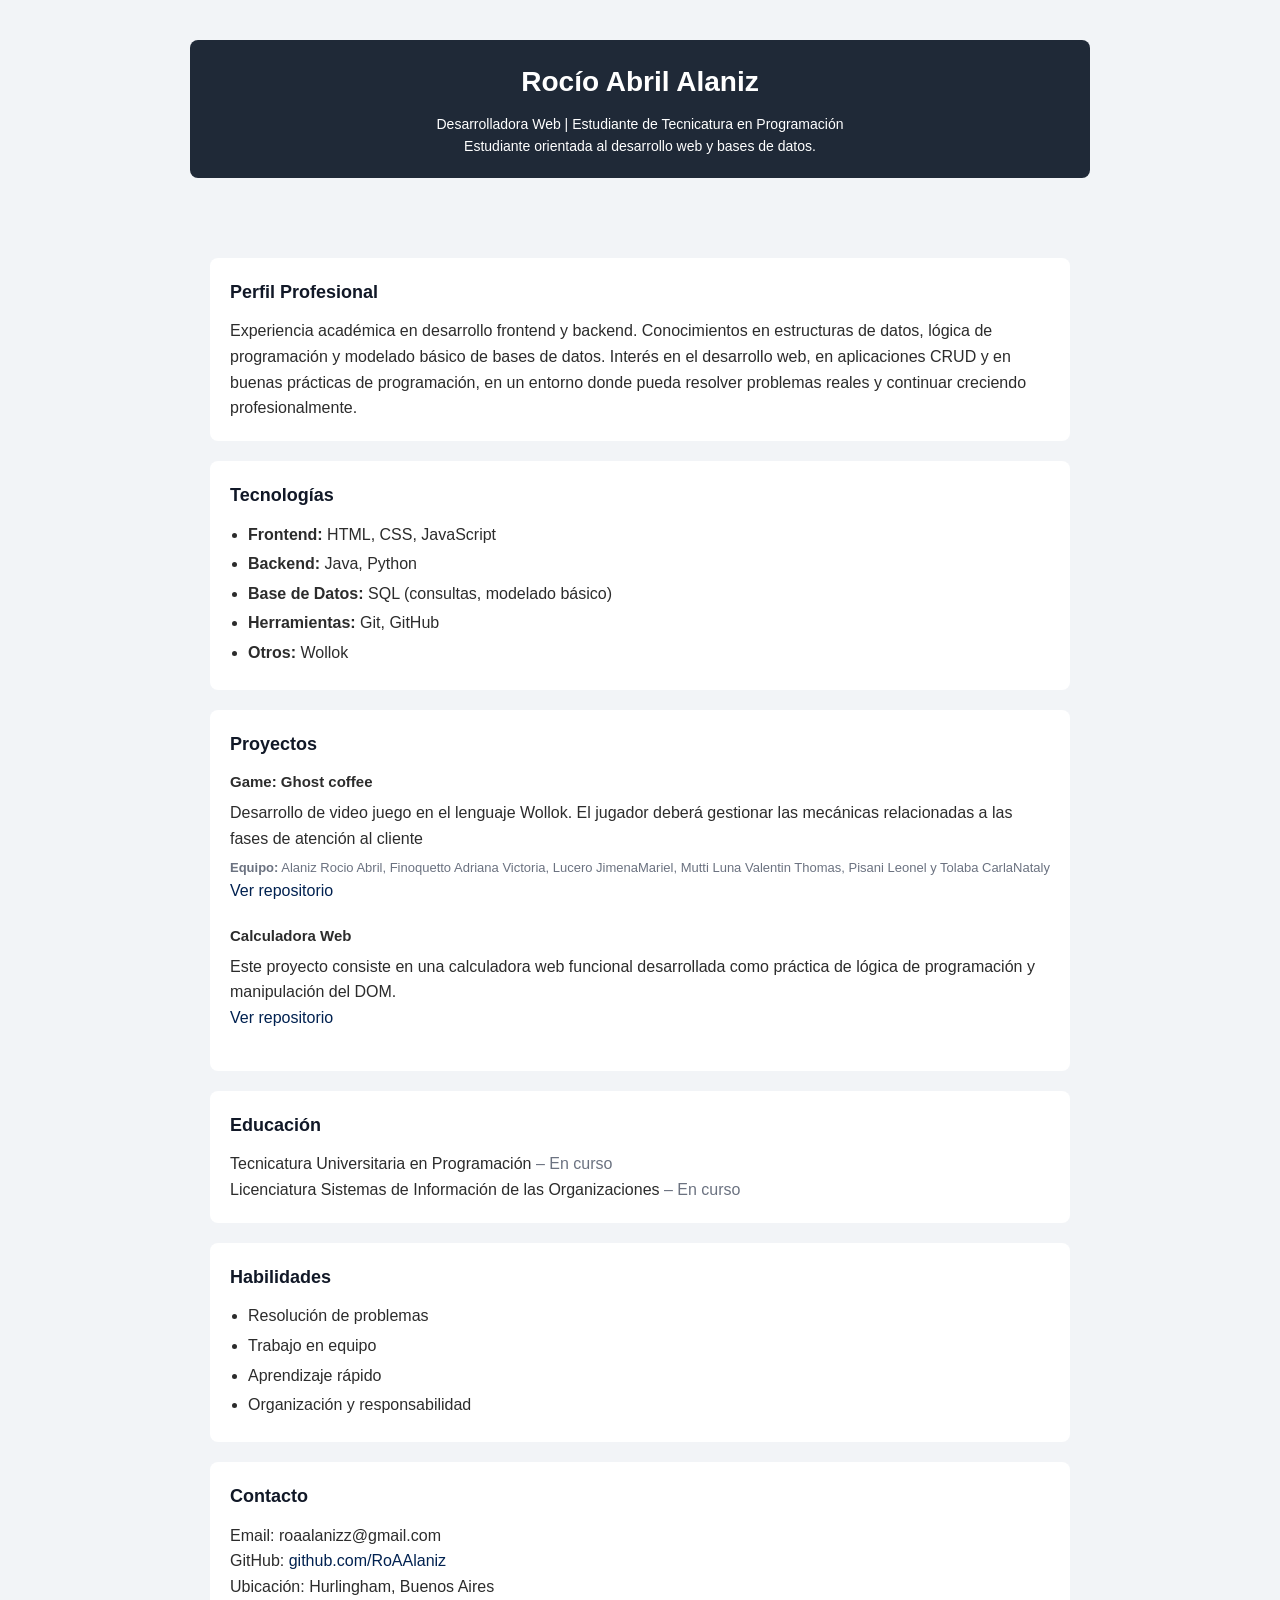
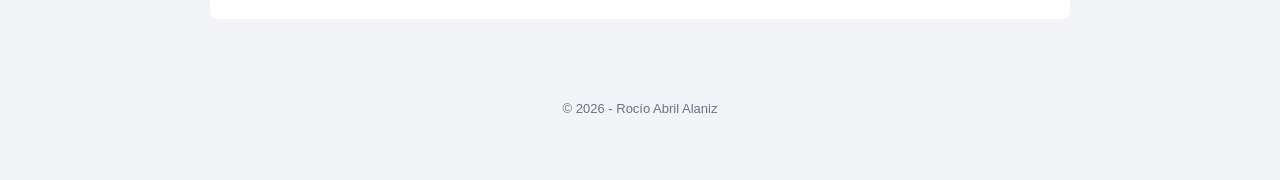
<file: index.html>
<!DOCTYPE html>
<html lang="es">
<head>
    <meta charset="UTF-8">
    <meta name="viewport" content="width=device-width, initial-scale=1.0">
    <title>CV - Rocío Abril Alaniz</title>
    <link rel="stylesheet" href="style.css">
</head>

<body>

    <!-- ENCABEZADO -->
    <header>
        <h1>Rocío Abril Alaniz</h1>
        <p>Desarrolladora Web | Estudiante de Tecnicatura en Programación</p>
        <p>
            Estudiante orientada al desarrollo web y bases de datos. 
        </p>
    </header>

    <main>

        <!-- PERFIL PROFESIONAL -->
        <section>
            <h2>Perfil Profesional</h2>
            <p>
                Experiencia académica en desarrollo frontend y backend. Conocimientos en estructuras
                de datos, lógica de programación y modelado básico de bases de datos. Interés en el desarrollo web, en aplicaciones CRUD y en buenas prácticas de programación, en un entorno donde pueda resolver problemas reales y continuar creciendo profesionalmente.            </p>
        </section>

        <!-- TECNOLOGÍAS -->
        <section>
            <h2>Tecnologías</h2>
            <ul>
                <li><strong>Frontend:</strong> HTML, CSS, JavaScript</li>
                <li><strong>Backend:</strong> Java, Python</li>
                <li><strong>Base de Datos:</strong> SQL (consultas, modelado básico)</li>
                <li><strong>Herramientas:</strong> Git, GitHub</li>
                <li><strong>Otros:</strong> Wollok</li>
            </ul>
        </section>

        <!-- PROYECTOS -->
        <section>
            <h2>Proyectos</h2>

            <article>
                <h3>Game: Ghost coffee</h3>
                <p>
                    Desarrollo de video juego en el lenguaje Wollok. El jugador deberá gestionar las mecánicas relacionadas a las fases de atención al cliente         
                </p>
                <p class="equipo">
                    <strong>Equipo:</strong> Alaniz Rocio Abril, Finoquetto Adriana Victoria, Lucero JimenaMariel, Mutti Luna Valentin Thomas,  Pisani Leonel y Tolaba CarlaNataly
                </p>
                <a href="https://github.com/obj1-unahur-2024s2/TPGameIntegrador-las-chicas-y-leo" target="_blank">
                    Ver repositorio
                </a>            
            </article>
            <article>
                <h3>Calculadora Web</h3>
                <p>
                    Este proyecto consiste en una calculadora web funcional desarrollada como práctica de lógica de programación y manipulación del DOM.                
                </p>
                <a href="https://github.com/RoAAlaniz/calculadora-web.git" target="_blank">
                    Ver repositorio
                </a>            
            </article>

        </section>

        <!-- EDUCACIÓN -->
        <section>
            <h2>Educación</h2>
            <p>
                Tecnicatura Universitaria en Programación  
                <span class="estado">– En curso</span>
            </p>
            <p>
                Licenciatura Sistemas de Información de las Organizaciones 
                <span class="estado">– En curso</span>
            </p>
        </section>

        <!-- HABILIDADES -->
        <section>
            <h2>Habilidades</h2>
            <ul>
                <li>Resolución de problemas</li>
                <li>Trabajo en equipo</li>
                <li>Aprendizaje rápido</li>
                <li>Organización y responsabilidad</li>
            </ul>
        </section>

        <!-- CONTACTO -->
        <section>
            <h2>Contacto</h2>
            <p>Email: roaalanizz@gmail.com</p>
            <p>GitHub: <a href="https://github.com/RoAAlaniz" target="_blank">github.com/RoAAlaniz</a></p>
            <p>Ubicación: Hurlingham, Buenos Aires</p>
        </section>

    </main>

    <footer>
        <p>© 2026 - Rocío Abril Alaniz</p>
    </footer>

</body>
</html>
</file>
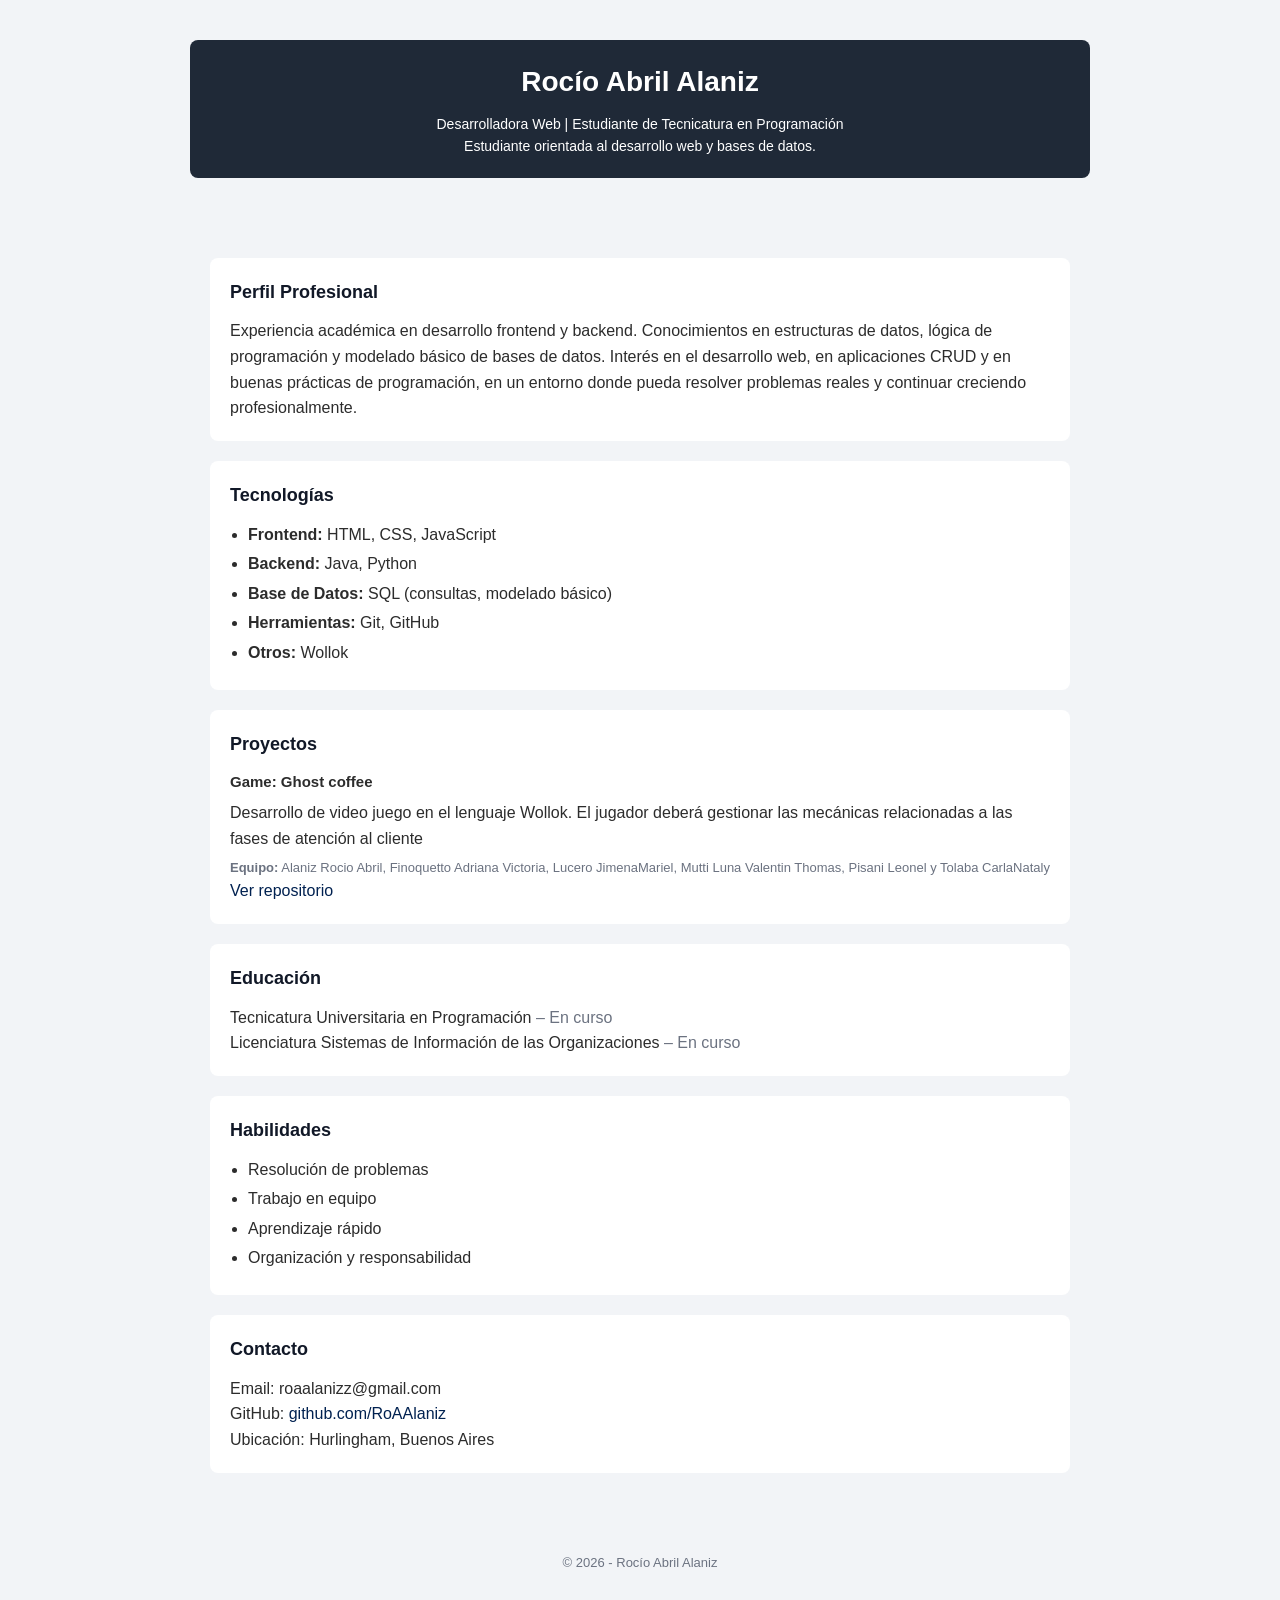
<file: HTML/index.html>
<!DOCTYPE html>
<html lang="es">
<head>
    <meta charset="UTF-8">
    <meta name="viewport" content="width=device-width, initial-scale=1.0">
    <title>CV - Rocío Abril Alaniz</title>
    <link rel="stylesheet" href="../CSS/style.css">
</head>

<body>

    <!-- ENCABEZADO -->
    <header>
        <h1>Rocío Abril Alaniz</h1>
        <p>Desarrolladora Web | Estudiante de Tecnicatura en Programación</p>
        <p>
            Estudiante orientada al desarrollo web y bases de datos. 
        </p>
    </header>

    <main>

        <!-- PERFIL PROFESIONAL -->
        <section>
            <h2>Perfil Profesional</h2>
            <p>
                Experiencia académica en desarrollo frontend y backend. Conocimientos en estructuras
                de datos, lógica de programación y modelado básico de bases de datos. Interés en el desarrollo web, en aplicaciones CRUD y en buenas prácticas de programación, en un entorno donde pueda resolver problemas reales y continuar creciendo profesionalmente.            </p>
        </section>

        <!-- TECNOLOGÍAS -->
        <section>
            <h2>Tecnologías</h2>
            <ul>
                <li><strong>Frontend:</strong> HTML, CSS, JavaScript</li>
                <li><strong>Backend:</strong> Java, Python</li>
                <li><strong>Base de Datos:</strong> SQL (consultas, modelado básico)</li>
                <li><strong>Herramientas:</strong> Git, GitHub</li>
                <li><strong>Otros:</strong> Wollok</li>
            </ul>
        </section>

        <!-- PROYECTOS -->
        <section>
            <h2>Proyectos</h2>

            <article>
                <h3>Game: Ghost coffee</h3>
                <p>
                    Desarrollo de video juego en el lenguaje Wollok. El jugador deberá gestionar las mecánicas relacionadas a las fases de atención al cliente         
                </p>
                <p class="equipo">
                    <strong>Equipo:</strong> Alaniz Rocio Abril, Finoquetto Adriana Victoria, Lucero JimenaMariel, Mutti Luna Valentin Thomas,  Pisani Leonel y Tolaba CarlaNataly
                </p>
                <a href="https://github.com/obj1-unahur-2024s2/TPGameIntegrador-las-chicas-y-leo" target="_blank">
                    Ver repositorio
                </a>            
            </article>

        </section>

        <!-- EDUCACIÓN -->
        <section>
            <h2>Educación</h2>
            <p>
                Tecnicatura Universitaria en Programación  
                <span class="estado">– En curso</span>
            </p>
            <p>
                Licenciatura Sistemas de Información de las Organizaciones 
                <span class="estado">– En curso</span>
            </p>
        </section>

        <!-- HABILIDADES -->
        <section>
            <h2>Habilidades</h2>
            <ul>
                <li>Resolución de problemas</li>
                <li>Trabajo en equipo</li>
                <li>Aprendizaje rápido</li>
                <li>Organización y responsabilidad</li>
            </ul>
        </section>

        <!-- CONTACTO -->
        <section>
            <h2>Contacto</h2>
            <p>Email: roaalanizz@gmail.com</p>
            <p>GitHub: <a href="https://github.com/RoAAlaniz" target="_blank">github.com/RoAAlaniz</a></p>
            <p>Ubicación: Hurlingham, Buenos Aires</p>
        </section>

    </main>

    <footer>
        <p>© 2026 - Rocío Abril Alaniz</p>
    </footer>

</body>
</html>
</file>
<file: style.css>
/* BASICO */
* {
    margin: 0;
    padding: 0;
    box-sizing: border-box;
}

body {
    font-family: 'Segoe UI', Tahoma, Geneva, Verdana, sans-serif;
    background: #f2f4f7;
    color: #2c2c2c;
    line-height: 1.6;
}

/* ESTRUCTURA PRINCIPAL */
header,
main,
footer {
    max-width: 900px;
    margin: 40px auto;
    padding: 20px;
}

/* ENCABEZADO */
header {
    background-color: #1f2937;
    color: #ffffff;
    text-align: center;
    border-radius: 8px;
}

header h1 {
    font-size: 28px;
    margin-bottom: 8px;
}

header p {
    font-size: 14px;
}

/* SECCIONES */
section {
    background-color: #ffffff;
    margin-top: 20px;
    padding: 20px;
    border-radius: 8px;
}

h2 {
    font-size: 18px;
    margin-bottom: 12px;
    color: #111827;
}

h3 {
    font-size: 15px;
    margin-bottom: 6px;
}

.equipo {
    font-size: 13px;
    color: #6b7280; 
    margin-top: 6px;
}

.estado {
    color: #6b7280; 
    font-weight: 500;
}

article {
    margin-bottom: 20px;
}

/* LISTAS */
ul {
    padding-left: 18px;
}

li {
    margin-bottom: 4px;
}

/* LINKS */
a {
    color: #002150;
    text-decoration: none;
}

a:hover {
    text-decoration: underline;
}

/* FOOTER */
footer {
    text-align: center;
    font-size: 13px;
    color: #6b7280;
}
</file>
<file: CSS/style.css>
/* BASICO */
* {
    margin: 0;
    padding: 0;
    box-sizing: border-box;
}

body {
    font-family: 'Segoe UI', Tahoma, Geneva, Verdana, sans-serif;
    background: #f2f4f7;
    color: #2c2c2c;
    line-height: 1.6;
}

/* ESTRUCTURA PRINCIPAL */
header,
main,
footer {
    max-width: 900px;
    margin: 40px auto;
    padding: 20px;
}

/* ENCABEZADO */
header {
    background-color: #1f2937;
    color: #ffffff;
    text-align: center;
    border-radius: 8px;
}

header h1 {
    font-size: 28px;
    margin-bottom: 8px;
}

header p {
    font-size: 14px;
}

/* SECCIONES */
section {
    background-color: #ffffff;
    margin-top: 20px;
    padding: 20px;
    border-radius: 8px;
}

h2 {
    font-size: 18px;
    margin-bottom: 12px;
    color: #111827;
}

h3 {
    font-size: 15px;
    margin-bottom: 6px;
}

.equipo {
    font-size: 13px;
    color: #6b7280; 
    margin-top: 6px;
}

.estado {
    color: #6b7280; 
    font-weight: 500;
}

/* LISTAS */
ul {
    padding-left: 18px;
}

li {
    margin-bottom: 4px;
}

/* LINKS */
a {
    color: #002150;
    text-decoration: none;
}

a:hover {
    text-decoration: underline;
}

/* FOOTER */
footer {
    text-align: center;
    font-size: 13px;
    color: #6b7280;
}
</file>
